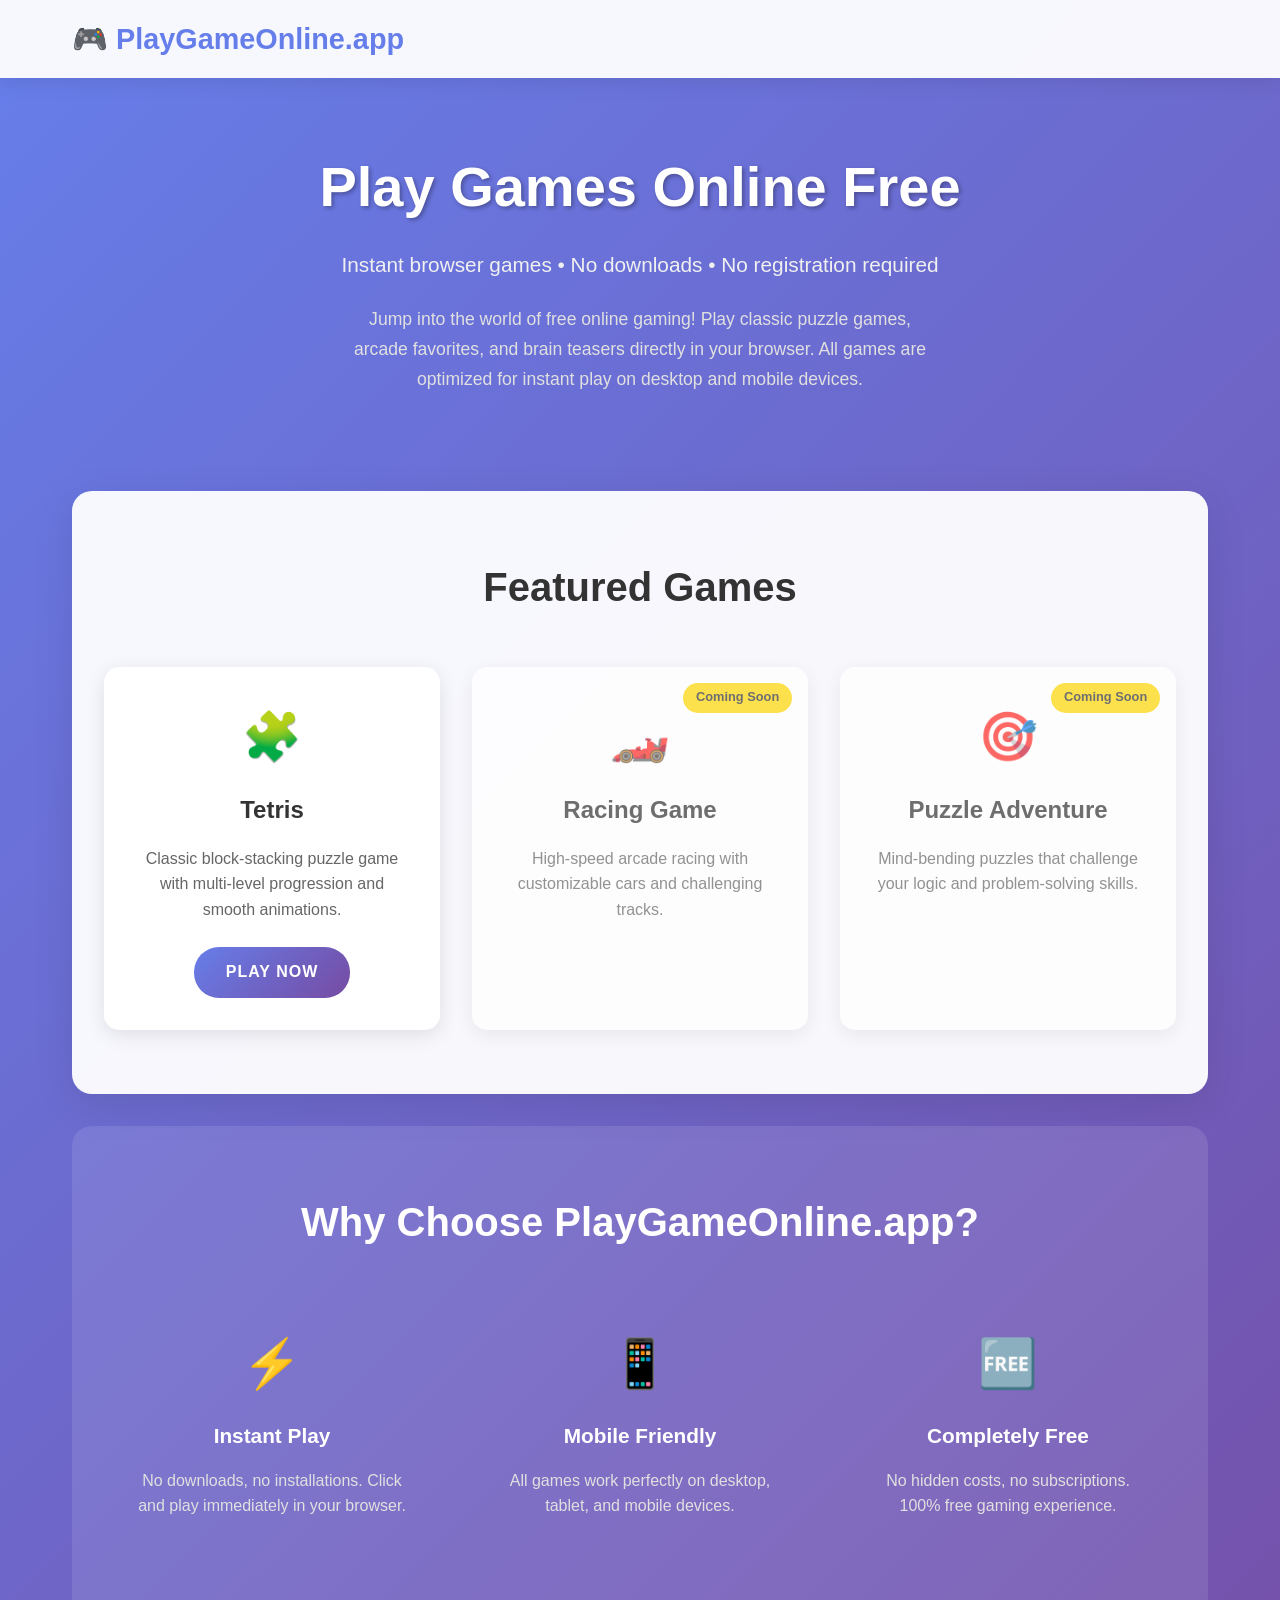
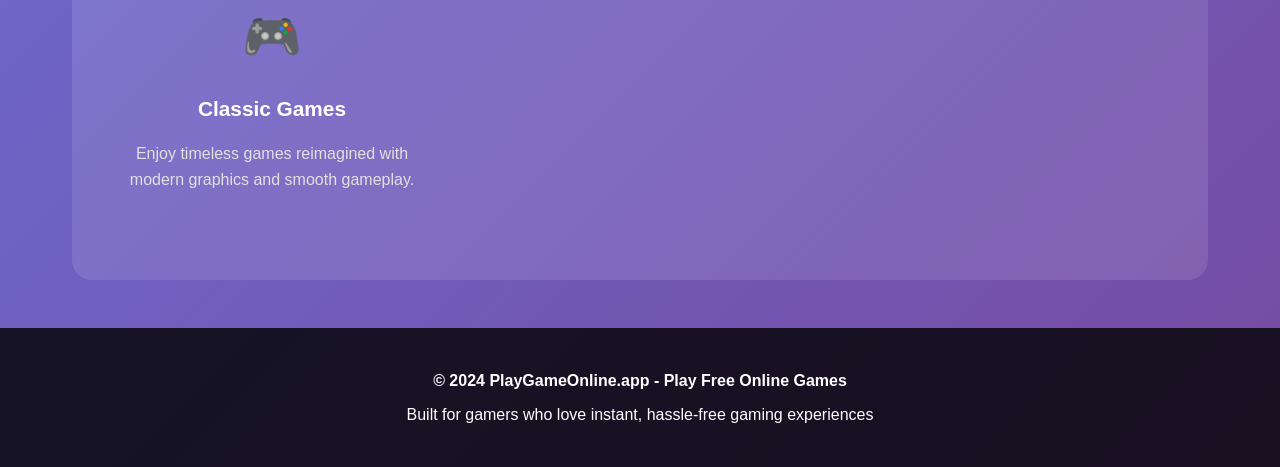
<file: index.html>
<!DOCTYPE html>
<html lang="en">
<head>
    <meta charset="UTF-8">
    <meta name="viewport" content="width=device-width, initial-scale=1.0">

    <!-- SEO Meta Tags -->
    <title>Play Games Online Free - Browser Games Collection | PlayGameOnline.app</title>
    <meta name="description" content="Play free online games instantly in your browser! No downloads required. Enjoy classic puzzle games, arcade games, and more. Start playing now!">
    <meta name="keywords" content="play games online, free online games, browser games, puzzle games, arcade games, instant play, no download games">
    <meta name="author" content="PlayGameOnline.app">

    <!-- Open Graph / Facebook -->
    <meta property="og:type" content="website">
    <meta property="og:url" content="https://playgameonline.app/">
    <meta property="og:title" content="Play Games Online Free - Browser Games Collection">
    <meta property="og:description" content="Play free online games instantly in your browser! No downloads required. Enjoy classic puzzle games, arcade games, and more.">
    <meta property="og:site_name" content="PlayGameOnline.app">

    <!-- Twitter -->
    <meta property="twitter:card" content="summary_large_image">
    <meta property="twitter:url" content="https://playgameonline.app/">
    <meta property="twitter:title" content="Play Games Online Free - Browser Games Collection">
    <meta property="twitter:description" content="Play free online games instantly in your browser! No downloads required. Enjoy classic puzzle games, arcade games, and more.">

    <!-- Canonical URL -->
    <link rel="canonical" href="https://playgameonline.app/">

    <!-- Favicon -->
    <link rel="icon" type="image/x-icon" href="/favicon.ico">

    <link rel="stylesheet" href="assets/css/main.css">
</head>
<body>
    <header>
        <nav class="navbar">
            <div class="nav-container">
                <div class="logo">
                    <h1>🎮 PlayGameOnline.app</h1>
                </div>
            </div>
        </nav>
    </header>

    <main>
        <section class="hero">
            <div class="hero-content">
                <h1>Play Games Online Free</h1>
                <p class="hero-subtitle">Instant browser games • No downloads • No registration required</p>
                <p class="hero-description">
                    Jump into the world of free online gaming! Play classic puzzle games, arcade favorites,
                    and brain teasers directly in your browser. All games are optimized for instant play
                    on desktop and mobile devices.
                </p>
            </div>
        </section>

        <section class="games-grid">
            <h2>Featured Games</h2>
            <div class="games-container">
                <div class="game-card">
                    <div class="game-icon">🧩</div>
                    <h3>Tetris</h3>
                    <p>Classic block-stacking puzzle game with multi-level progression and smooth animations.</p>
                    <a href="tetris/" class="play-btn">Play Now</a>
                </div>

                <div class="game-card coming-soon">
                    <div class="game-icon">🏎️</div>
                    <h3>Racing Game</h3>
                    <p>High-speed arcade racing with customizable cars and challenging tracks.</p>
                    <span class="coming-soon-badge">Coming Soon</span>
                </div>

                <div class="game-card coming-soon">
                    <div class="game-icon">🎯</div>
                    <h3>Puzzle Adventure</h3>
                    <p>Mind-bending puzzles that challenge your logic and problem-solving skills.</p>
                    <span class="coming-soon-badge">Coming Soon</span>
                </div>
            </div>
        </section>

        <section class="features">
            <h2>Why Choose PlayGameOnline.app?</h2>
            <div class="features-grid">
                <div class="feature">
                    <div class="feature-icon">⚡</div>
                    <h3>Instant Play</h3>
                    <p>No downloads, no installations. Click and play immediately in your browser.</p>
                </div>
                <div class="feature">
                    <div class="feature-icon">📱</div>
                    <h3>Mobile Friendly</h3>
                    <p>All games work perfectly on desktop, tablet, and mobile devices.</p>
                </div>
                <div class="feature">
                    <div class="feature-icon">🆓</div>
                    <h3>Completely Free</h3>
                    <p>No hidden costs, no subscriptions. 100% free gaming experience.</p>
                </div>
                <div class="feature">
                    <div class="feature-icon">🎮</div>
                    <h3>Classic Games</h3>
                    <p>Enjoy timeless games reimagined with modern graphics and smooth gameplay.</p>
                </div>
            </div>
        </section>
    </main>

    <footer>
        <div class="footer-content">
            <p>&copy; 2024 PlayGameOnline.app - Play Free Online Games</p>
            <p>Built for gamers who love instant, hassle-free gaming experiences</p>
        </div>
    </footer>

    <!-- Schema.org structured data -->
    <script type="application/ld+json">
    {
        "@context": "https://schema.org",
        "@type": "WebSite",
        "name": "PlayGameOnline.app",
        "url": "https://playgameonline.app",
        "description": "Play free online games instantly in your browser. No downloads required.",
        "potentialAction": {
            "@type": "SearchAction",
            "target": "https://playgameonline.app/search?q={search_term_string}",
            "query-input": "required name=search_term_string"
        }
    }
    </script>
</body>
</html>
</file>
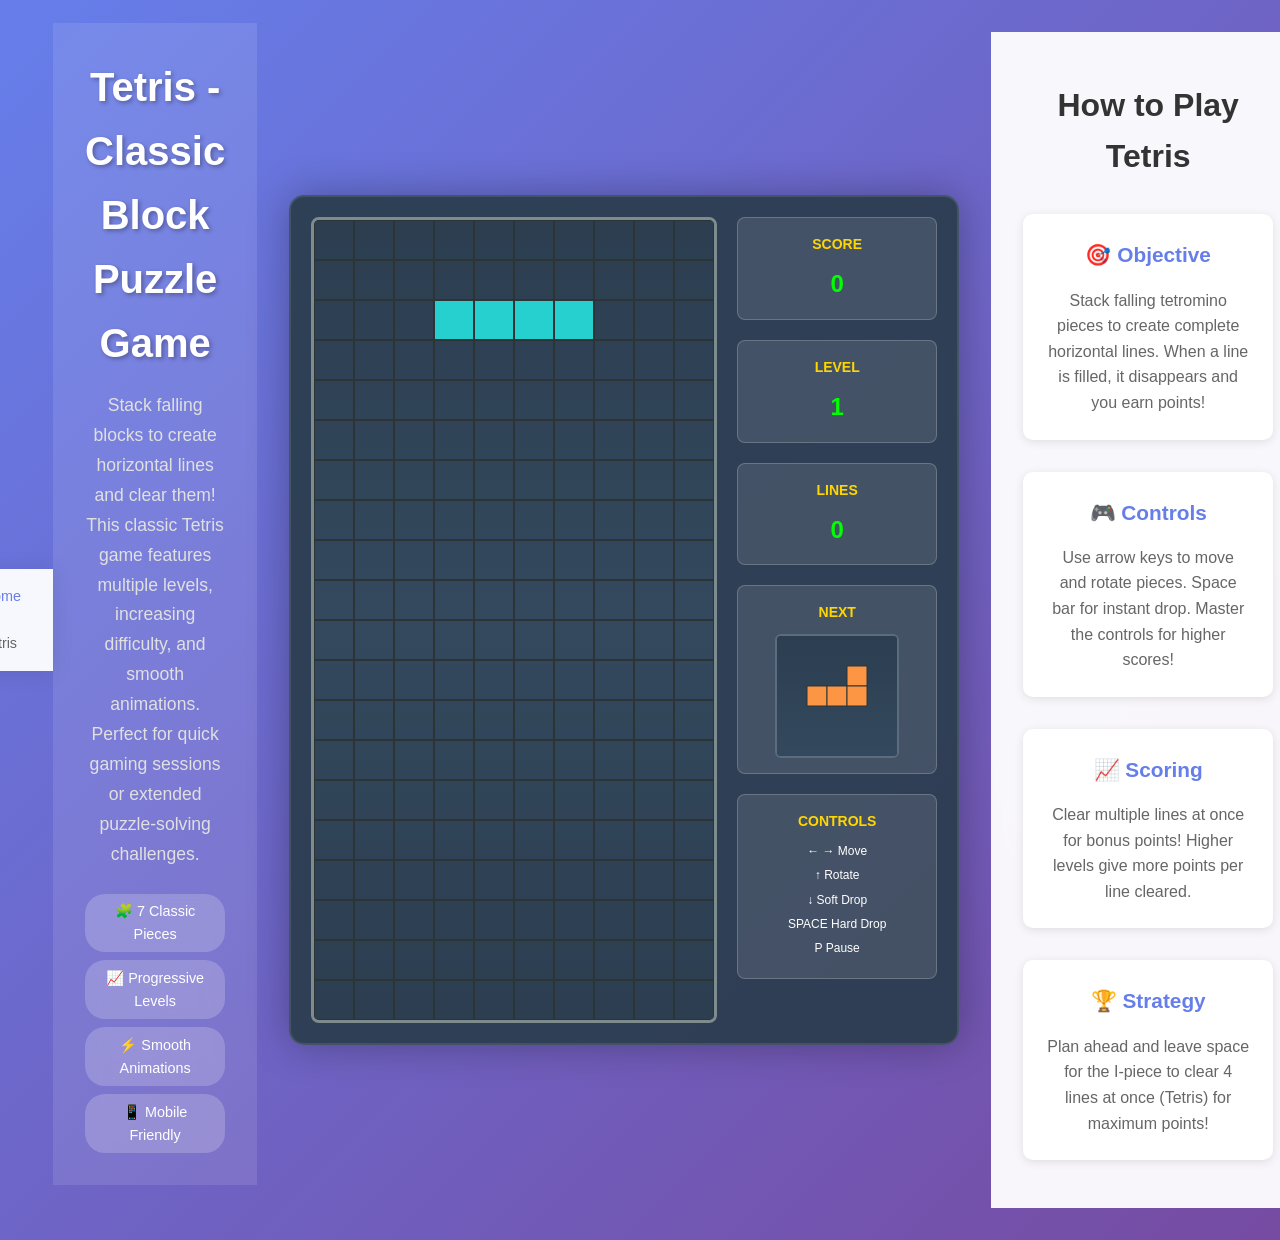
<file: tetris/index.html>
<!DOCTYPE html>
<html lang="en">
<head>
    <meta charset="UTF-8">
    <meta name="viewport" content="width=device-width, initial-scale=1.0">

    <!-- SEO Meta Tags -->
    <title>Play Tetris Online Free - Classic Block Puzzle Game | PlayGameOnline.app</title>
    <meta name="description" content="Play classic Tetris online for free! Multi-level block puzzle game with smooth animations. No download required. Play instantly in your browser on desktop and mobile.">
    <meta name="keywords" content="tetris online, play tetris free, tetris game, block puzzle, classic tetris, tetris browser game, free tetris, tetris no download">
    <meta name="author" content="PlayGameOnline.app">

    <!-- Open Graph / Facebook -->
    <meta property="og:type" content="game">
    <meta property="og:url" content="https://playgameonline.app/tetris/">
    <meta property="og:title" content="Play Tetris Online Free - Classic Block Puzzle Game">
    <meta property="og:description" content="Play classic Tetris online for free! Multi-level block puzzle game with smooth animations. No download required.">
    <meta property="og:site_name" content="PlayGameOnline.app">

    <!-- Twitter -->
    <meta property="twitter:card" content="summary_large_image">
    <meta property="twitter:url" content="https://playgameonline.app/tetris/">
    <meta property="twitter:title" content="Play Tetris Online Free - Classic Block Puzzle Game">
    <meta property="twitter:description" content="Play classic Tetris online for free! Multi-level block puzzle game with smooth animations. No download required.">

    <!-- Canonical URL -->
    <link rel="canonical" href="https://playgameonline.app/tetris/">

    <!-- Favicon -->
    <link rel="icon" type="image/x-icon" href="../favicon.ico">

    <!-- Game Styles -->
    <link rel="stylesheet" href="tetris.css">
    <link rel="stylesheet" href="tetris-page.css">

    <!-- Breadcrumb Schema -->
    <script type="application/ld+json">
    {
        "@context": "https://schema.org",
        "@type": "BreadcrumbList",
        "itemListElement": [{
            "@type": "ListItem",
            "position": 1,
            "name": "Home",
            "item": "https://playgameonline.app"
        },{
            "@type": "ListItem",
            "position": 2,
            "name": "Tetris",
            "item": "https://playgameonline.app/tetris/"
        }]
    }
    </script>

    <!-- Game Schema -->
    <script type="application/ld+json">
    {
        "@context": "https://schema.org",
        "@type": "Game",
        "name": "Tetris Online",
        "description": "Classic Tetris block puzzle game with multi-level progression and smooth animations",
        "url": "https://playgameonline.app/tetris/",
        "genre": "Puzzle",
        "gamePlatform": "Web Browser",
        "operatingSystem": "Any",
        "applicationCategory": "Game",
        "offers": {
            "@type": "Offer",
            "price": "0",
            "priceCurrency": "USD"
        }
    }
    </script>
</head>
<body>
    <!-- Navigation -->
    <nav class="game-nav">
        <div class="nav-content">
            <a href="../" class="home-link">🎮 PlayGameOnline.app</a>
            <div class="breadcrumb">
                <a href="../">Home</a> / <span>Tetris</span>
            </div>
        </div>
    </nav>

    <!-- Game Info Header -->
    <header class="game-header">
        <div class="game-info">
            <h1>Tetris - Classic Block Puzzle Game</h1>
            <p class="game-description">
                Stack falling blocks to create horizontal lines and clear them! This classic Tetris game features
                multiple levels, increasing difficulty, and smooth animations. Perfect for quick gaming sessions
                or extended puzzle-solving challenges.
            </p>
            <div class="game-features">
                <span class="feature-tag">🧩 7 Classic Pieces</span>
                <span class="feature-tag">📈 Progressive Levels</span>
                <span class="feature-tag">⚡ Smooth Animations</span>
                <span class="feature-tag">📱 Mobile Friendly</span>
            </div>
        </div>
    </header>

    <!-- Game Container -->
    <main class="game-main">
        <div id="game-container">
            <div id="game-area">
                <canvas id="gameCanvas" width="400" height="800"></canvas>
            </div>
            <div id="sidebar">
                <div id="score-panel">
                    <h3>SCORE</h3>
                    <div id="score">0</div>
                </div>
                <div id="level-panel">
                    <h3>LEVEL</h3>
                    <div id="level">1</div>
                </div>
                <div id="lines-panel">
                    <h3>LINES</h3>
                    <div id="lines">0</div>
                </div>
                <div id="next-panel">
                    <h3>NEXT</h3>
                    <canvas id="nextCanvas" width="120" height="120"></canvas>
                </div>
                <div id="controls">
                    <h3>CONTROLS</h3>
                    <p>← → Move</p>
                    <p>↑ Rotate</p>
                    <p>↓ Soft Drop</p>
                    <p>SPACE Hard Drop</p>
                    <p>P Pause</p>
                </div>
            </div>
        </div>

        <!-- Game Over Modal -->
        <div id="game-over" style="display: none;">
            <div id="game-over-content">
                <h2>GAME OVER</h2>
                <p>Final Score: <span id="final-score">0</span></p>
                <p>Level Reached: <span id="final-level">1</span></p>
                <button id="restart-btn">Play Again</button>
            </div>
        </div>
    </main>

    <!-- Game Instructions -->
    <section class="game-instructions">
        <div class="instructions-content">
            <h2>How to Play Tetris</h2>
            <div class="instructions-grid">
                <div class="instruction">
                    <h3>🎯 Objective</h3>
                    <p>Stack falling tetromino pieces to create complete horizontal lines. When a line is filled, it disappears and you earn points!</p>
                </div>
                <div class="instruction">
                    <h3>🎮 Controls</h3>
                    <p>Use arrow keys to move and rotate pieces. Space bar for instant drop. Master the controls for higher scores!</p>
                </div>
                <div class="instruction">
                    <h3>📈 Scoring</h3>
                    <p>Clear multiple lines at once for bonus points! Higher levels give more points per line cleared.</p>
                </div>
                <div class="instruction">
                    <h3>🏆 Strategy</h3>
                    <p>Plan ahead and leave space for the I-piece to clear 4 lines at once (Tetris) for maximum points!</p>
                </div>
            </div>
        </div>
    </section>

    <!-- Related Games -->
    <section class="related-games">
        <div class="related-content">
            <h2>More Free Online Games</h2>
            <p><a href="../">← Back to Game Collection</a></p>
            <p>Enjoy more classic games and new releases on PlayGameOnline.app - your destination for instant, free browser gaming!</p>
        </div>
    </section>

    <!-- Game Script -->
    <script src="tetris.js"></script>
</body>
</html>
</file>
<file: assets/css/main.css>
/* Main Landing Page Styles */
* {
    margin: 0;
    padding: 0;
    box-sizing: border-box;
}

body {
    font-family: 'Segoe UI', Tahoma, Geneva, Verdana, sans-serif;
    line-height: 1.6;
    color: #333;
    background: linear-gradient(135deg, #667eea 0%, #764ba2 100%);
    min-height: 100vh;
}

/* Header */
header {
    background: rgba(255, 255, 255, 0.95);
    backdrop-filter: blur(10px);
    box-shadow: 0 2px 20px rgba(0, 0, 0, 0.1);
    position: sticky;
    top: 0;
    z-index: 100;
}

.navbar {
    padding: 1rem 0;
}

.nav-container {
    max-width: 1200px;
    margin: 0 auto;
    padding: 0 2rem;
}

.logo h1 {
    color: #667eea;
    font-size: 1.8rem;
    font-weight: bold;
}

/* Main Content */
main {
    max-width: 1200px;
    margin: 0 auto;
    padding: 0 2rem;
}

/* Hero Section */
.hero {
    text-align: center;
    padding: 4rem 0;
    color: white;
}

.hero-content h1 {
    font-size: 3.5rem;
    font-weight: bold;
    margin-bottom: 1rem;
    text-shadow: 2px 2px 4px rgba(0, 0, 0, 0.3);
}

.hero-subtitle {
    font-size: 1.3rem;
    margin-bottom: 1.5rem;
    color: #f0f0f0;
    font-weight: 500;
}

.hero-description {
    font-size: 1.1rem;
    max-width: 600px;
    margin: 0 auto;
    color: #e0e0e0;
    line-height: 1.7;
}

/* Games Grid */
.games-grid {
    background: rgba(255, 255, 255, 0.95);
    padding: 4rem 2rem;
    border-radius: 20px;
    margin: 2rem 0;
    box-shadow: 0 10px 40px rgba(0, 0, 0, 0.1);
}

.games-grid h2 {
    text-align: center;
    font-size: 2.5rem;
    margin-bottom: 3rem;
    color: #333;
}

.games-container {
    display: grid;
    grid-template-columns: repeat(auto-fit, minmax(300px, 1fr));
    gap: 2rem;
}

.game-card {
    background: white;
    padding: 2rem;
    border-radius: 15px;
    text-align: center;
    box-shadow: 0 5px 20px rgba(0, 0, 0, 0.1);
    transition: transform 0.3s ease, box-shadow 0.3s ease;
    position: relative;
}

.game-card:hover {
    transform: translateY(-5px);
    box-shadow: 0 10px 30px rgba(0, 0, 0, 0.15);
}

.game-card.coming-soon {
    opacity: 0.7;
}

.game-icon {
    font-size: 3rem;
    margin-bottom: 1rem;
}

.game-card h3 {
    font-size: 1.5rem;
    margin-bottom: 1rem;
    color: #333;
}

.game-card p {
    color: #666;
    margin-bottom: 1.5rem;
    line-height: 1.6;
}

.play-btn {
    display: inline-block;
    background: linear-gradient(135deg, #667eea, #764ba2);
    color: white;
    padding: 0.8rem 2rem;
    text-decoration: none;
    border-radius: 25px;
    font-weight: bold;
    transition: all 0.3s ease;
    text-transform: uppercase;
    letter-spacing: 1px;
}

.play-btn:hover {
    transform: scale(1.05);
    box-shadow: 0 5px 15px rgba(102, 126, 234, 0.4);
}

.coming-soon-badge {
    position: absolute;
    top: 1rem;
    right: 1rem;
    background: #ffd700;
    color: #333;
    padding: 0.3rem 0.8rem;
    border-radius: 15px;
    font-size: 0.8rem;
    font-weight: bold;
}

/* Features Section */
.features {
    background: rgba(255, 255, 255, 0.1);
    color: white;
    padding: 4rem 2rem;
    border-radius: 20px;
    margin: 2rem 0;
}

.features h2 {
    text-align: center;
    font-size: 2.5rem;
    margin-bottom: 3rem;
}

.features-grid {
    display: grid;
    grid-template-columns: repeat(auto-fit, minmax(250px, 1fr));
    gap: 2rem;
}

.feature {
    text-align: center;
    padding: 1.5rem;
}

.feature-icon {
    font-size: 3rem;
    margin-bottom: 1rem;
}

.feature h3 {
    font-size: 1.3rem;
    margin-bottom: 1rem;
}

.feature p {
    color: #e0e0e0;
    line-height: 1.6;
}

/* Footer */
footer {
    background: rgba(0, 0, 0, 0.8);
    color: white;
    text-align: center;
    padding: 2rem;
    margin-top: 3rem;
}

.footer-content p {
    margin: 0.5rem 0;
}

.footer-content p:first-child {
    font-weight: bold;
}

/* Responsive Design */
@media (max-width: 768px) {
    .hero-content h1 {
        font-size: 2.5rem;
    }

    .hero-subtitle {
        font-size: 1.1rem;
    }

    .games-grid, .features {
        padding: 2rem 1rem;
        margin: 1rem 0;
    }

    .games-grid h2, .features h2 {
        font-size: 2rem;
    }

    .games-container {
        grid-template-columns: 1fr;
    }

    .features-grid {
        grid-template-columns: repeat(auto-fit, minmax(200px, 1fr));
    }

    main {
        padding: 0 1rem;
    }

    .nav-container {
        padding: 0 1rem;
    }

    .logo h1 {
        font-size: 1.5rem;
    }
}

@media (max-width: 480px) {
    .hero {
        padding: 2rem 0;
    }

    .hero-content h1 {
        font-size: 2rem;
    }

    .game-card {
        padding: 1.5rem;
    }

    .feature {
        padding: 1rem;
    }
}
</file>
<file: tetris/tetris.css>
* {
    margin: 0;
    padding: 0;
    box-sizing: border-box;
}

body {
    font-family: 'Courier New', monospace;
    background: linear-gradient(135deg, #667eea 0%, #764ba2 100%);
    color: white;
    display: flex;
    justify-content: center;
    align-items: center;
    min-height: 100vh;
    overflow: hidden;
}

#game-container {
    display: flex;
    gap: 20px;
    background: rgba(44, 62, 80, 0.95);
    padding: 20px;
    border-radius: 15px;
    box-shadow: 0 0 40px rgba(0, 0, 0, 0.3);
    border: 2px solid rgba(255, 255, 255, 0.1);
}

#game-area {
    position: relative;
}

#gameCanvas {
    border: 3px solid #7f8c8d;
    background: #2c3e50;
    display: block;
    border-radius: 8px;
}

#sidebar {
    width: 200px;
    display: flex;
    flex-direction: column;
    gap: 20px;
}

#score-panel, #level-panel, #lines-panel, #next-panel, #controls {
    background: rgba(255, 255, 255, 0.1);
    padding: 15px;
    border-radius: 8px;
    border: 1px solid rgba(255, 255, 255, 0.2);
}

#score-panel h3, #level-panel h3, #lines-panel h3, #next-panel h3, #controls h3 {
    text-align: center;
    margin-bottom: 10px;
    font-size: 14px;
    color: #ffd700;
}

#score, #level, #lines {
    text-align: center;
    font-size: 24px;
    font-weight: bold;
    color: #00ff00;
}

#nextCanvas {
    display: block;
    margin: 0 auto;
    background: #2c3e50;
    border: 2px solid #5a6c7d;
    border-radius: 6px;
}

#controls p {
    font-size: 12px;
    margin: 5px 0;
    text-align: center;
}

#game-over {
    position: fixed;
    top: 0;
    left: 0;
    width: 100%;
    height: 100%;
    background: rgba(0, 0, 0, 0.9);
    display: flex;
    justify-content: center;
    align-items: center;
    z-index: 1000;
}

#game-over-content {
    background: rgba(30, 60, 114, 0.95);
    padding: 40px;
    border-radius: 15px;
    text-align: center;
    border: 3px solid #ffd700;
    box-shadow: 0 0 50px rgba(255, 215, 0, 0.3);
}

#game-over-content h2 {
    font-size: 36px;
    margin-bottom: 20px;
    color: #ff4444;
    text-shadow: 2px 2px 4px rgba(0, 0, 0, 0.5);
}

#game-over-content p {
    font-size: 18px;
    margin: 10px 0;
    color: #fff;
}

#restart-btn {
    background: #ffd700;
    color: #000;
    border: none;
    padding: 15px 30px;
    font-size: 18px;
    font-weight: bold;
    border-radius: 8px;
    cursor: pointer;
    margin-top: 20px;
    transition: all 0.3s ease;
}

#restart-btn:hover {
    background: #ffed4e;
    transform: scale(1.05);
    box-shadow: 0 4px 15px rgba(255, 215, 0, 0.4);
}

@media (max-width: 768px) {
    #game-container {
        flex-direction: column;
        align-items: center;
        padding: 10px;
    }

    #gameCanvas {
        width: 300px;
        height: 600px;
    }

    #sidebar {
        width: 300px;
        flex-direction: row;
        flex-wrap: wrap;
        gap: 10px;
    }

    #score-panel, #level-panel, #lines-panel {
        flex: 1;
        min-width: 80px;
    }

    #next-panel, #controls {
        flex: 1;
        min-width: 140px;
    }
}
</file>
<file: tetris/tetris-page.css>
/* Additional styles for Tetris game page */

/* Navigation */
.game-nav {
    background: rgba(255, 255, 255, 0.95);
    backdrop-filter: blur(10px);
    padding: 1rem 0;
    position: sticky;
    top: 0;
    z-index: 100;
    box-shadow: 0 2px 20px rgba(0, 0, 0, 0.1);
}

.nav-content {
    max-width: 1200px;
    margin: 0 auto;
    padding: 0 2rem;
    display: flex;
    justify-content: space-between;
    align-items: center;
}

.home-link {
    color: #667eea;
    text-decoration: none;
    font-weight: bold;
    font-size: 1.2rem;
}

.breadcrumb {
    color: #666;
    font-size: 0.9rem;
}

.breadcrumb a {
    color: #667eea;
    text-decoration: none;
}

/* Game Header */
.game-header {
    background: rgba(255, 255, 255, 0.1);
    padding: 2rem 0;
    text-align: center;
    margin-bottom: 2rem;
}

.game-info {
    max-width: 800px;
    margin: 0 auto;
    padding: 0 2rem;
}

.game-info h1 {
    font-size: 2.5rem;
    margin-bottom: 1rem;
    text-shadow: 2px 2px 4px rgba(0, 0, 0, 0.3);
}

.game-description {
    font-size: 1.1rem;
    margin-bottom: 1.5rem;
    color: #e0e0e0;
    line-height: 1.7;
}

.game-features {
    display: flex;
    flex-wrap: wrap;
    gap: 0.5rem;
    justify-content: center;
}

.feature-tag {
    background: rgba(255, 255, 255, 0.2);
    padding: 0.4rem 0.8rem;
    border-radius: 20px;
    font-size: 0.9rem;
    backdrop-filter: blur(10px);
}

/* Game Main */
.game-main {
    display: flex;
    justify-content: center;
    align-items: center;
    padding: 2rem;
    min-height: 60vh;
}

/* Game Instructions */
.game-instructions {
    background: rgba(255, 255, 255, 0.95);
    color: #333;
    padding: 3rem 2rem;
    margin: 2rem 0;
}

.instructions-content {
    max-width: 1000px;
    margin: 0 auto;
}

.game-instructions h2 {
    text-align: center;
    font-size: 2rem;
    margin-bottom: 2rem;
    color: #333;
}

.instructions-grid {
    display: grid;
    grid-template-columns: repeat(auto-fit, minmax(250px, 1fr));
    gap: 2rem;
}

.instruction {
    text-align: center;
    padding: 1.5rem;
    background: white;
    border-radius: 10px;
    box-shadow: 0 2px 10px rgba(0, 0, 0, 0.1);
}

.instruction h3 {
    font-size: 1.3rem;
    margin-bottom: 1rem;
    color: #667eea;
}

.instruction p {
    color: #666;
    line-height: 1.6;
}

/* Related Games */
.related-games {
    background: rgba(255, 255, 255, 0.1);
    padding: 2rem;
    text-align: center;
    margin-top: 2rem;
}

.related-content {
    max-width: 600px;
    margin: 0 auto;
}

.related-games h2 {
    font-size: 1.8rem;
    margin-bottom: 1rem;
}

.related-content a {
    color: #ffd700;
    text-decoration: none;
    font-weight: bold;
}

.related-content a:hover {
    text-decoration: underline;
}

/* Body adjustments for game page */
body {
    font-family: 'Segoe UI', Tahoma, Geneva, Verdana, sans-serif;
    background: linear-gradient(135deg, #667eea 0%, #764ba2 100%);
    color: white;
    min-height: 100vh;
    line-height: 1.6;
    overflow-x: hidden;
}

/* Responsive adjustments */
@media (max-width: 768px) {
    .nav-content {
        flex-direction: column;
        gap: 0.5rem;
        padding: 0 1rem;
    }

    .game-info h1 {
        font-size: 2rem;
    }

    .game-description {
        font-size: 1rem;
    }

    .game-main {
        padding: 1rem;
    }

    .game-instructions, .related-games {
        padding: 2rem 1rem;
    }

    .instructions-grid {
        grid-template-columns: 1fr;
        gap: 1rem;
    }

    .instruction {
        padding: 1rem;
    }
}

@media (max-width: 480px) {
    .game-info h1 {
        font-size: 1.5rem;
    }

    .feature-tag {
        font-size: 0.8rem;
        padding: 0.3rem 0.6rem;
    }

    .home-link {
        font-size: 1rem;
    }
}
</file>
